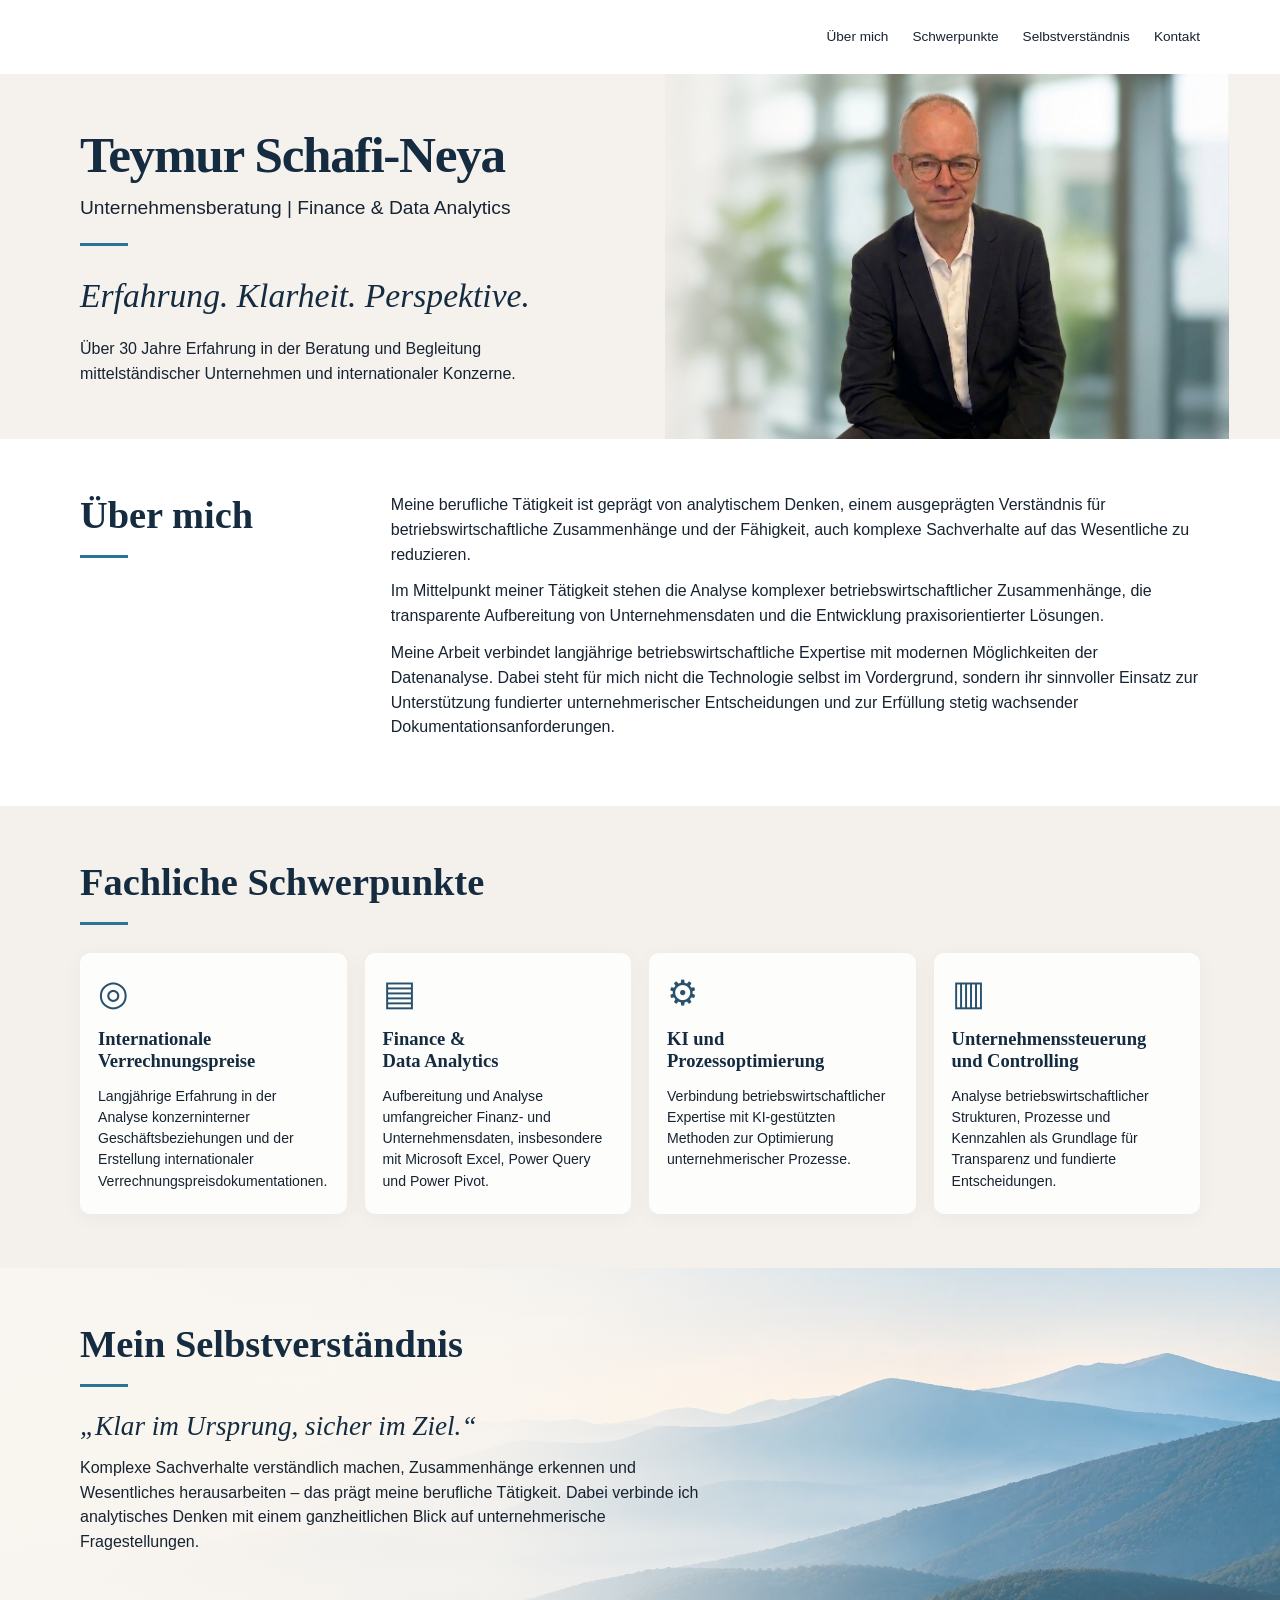
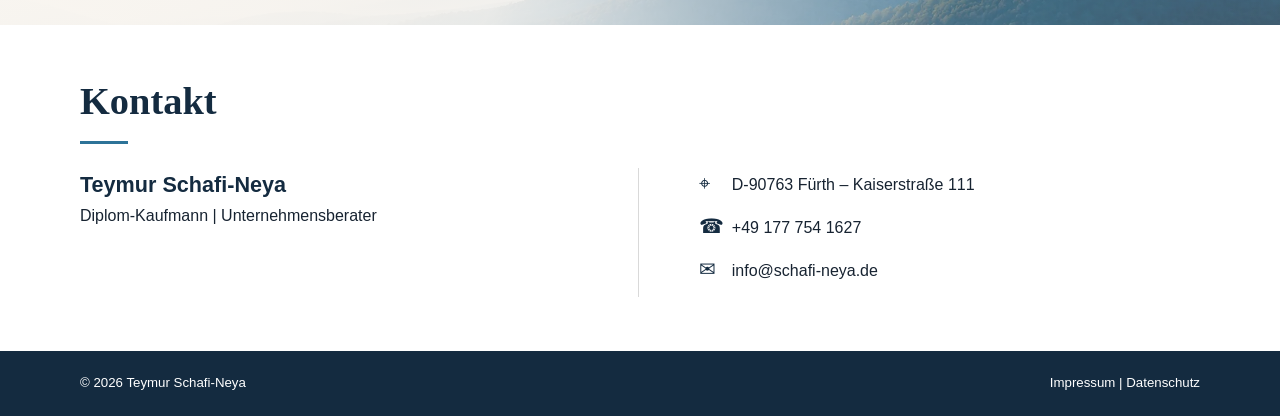
<file: index.html>
<!doctype html>
<html lang="de">
<head>
  <meta charset="utf-8">
  <meta name="viewport" content="width=device-width, initial-scale=1">
  <meta name="description" content="Teymur Schafi-Neya – Unternehmensberatung mit über 30 Jahren Erfahrung. Internationale Verrechnungspreise, Finance & Data Analytics, KI und Prozessoptimierung.">
  <title>Teymur Schafi-Neya | Verrechnungspreise &amp; Data Analytics</title>
  <link rel="canonical" href="https://schafi-neya.de/">
  <script type="application/ld+json">
  {
    "@context": "https://schema.org",
    "@type": "Person",
    "name": "Teymur Schafi-Neya",
    "url": "https://schafi-neya.de/",
    "jobTitle": "Unternehmensberater",
    "knowsAbout": [
      "Internationale Verrechnungspreise",
      "Finance & Data Analytics",
      "KI und Prozessoptimierung",
      "Unternehmenssteuerung und Controlling"
    ]
  }
  </script>
  <link rel="stylesheet" href="css/style.css">
</head>

<body>
  <main>

    <header class="site-header">
        <div class="container header-inner">
            <nav aria-label="Seitennavigation">
                <a href="#ueber-mich">Über mich</a>
                <a href="#schwerpunkte">Schwerpunkte</a>
                <a href="#selbstverstaendnis">Selbstverständnis</a>
                <a href="#kontakt">Kontakt</a>
            </nav>
        </div>
    </header>

    <!-- PORTRÄT UND EINLEITUNG -->
    <section class="hero" id="start" aria-labelledby="hero-title">
      <div class="hero-photo" role="img" aria-label="Porträt von Teymur Schafi-Neya"></div>

      <div class="container hero-inner">
        <div class="hero-copy">
          <h1 id="hero-title">Teymur Schafi-Neya</h1>
          <p class="subtitle">Unternehmensberatung | Finance &amp; Data Analytics</p>
          <div class="rule"></div>
          <p class="hero-motto">Erfahrung. Klarheit. Perspektive.</p>
          <p class="hero-description">
            Über 30 Jahre Erfahrung in der Beratung und Begleitung
            mittelständischer Unternehmen und internationaler Konzerne.
          </p>
        </div>
      </div>
    </section>

    <!-- ÜBER MICH -->
    <section class="section about" id="ueber-mich" aria-labelledby="about-title">
      <div class="container about-grid">
        <div>
          <h2 id="about-title">Über mich</h2>
          <div class="rule"></div>
        </div>

        <div class="prose">
          <p>
            Meine berufliche Tätigkeit ist geprägt von analytischem Denken,
            einem ausgeprägten Verständnis für betriebswirtschaftliche Zusammenhänge
            und der Fähigkeit, auch komplexe Sachverhalte auf das Wesentliche zu reduzieren.
          </p>

          <p>
            Im Mittelpunkt meiner Tätigkeit stehen die Analyse komplexer
            betriebswirtschaftlicher Zusammenhänge, die transparente Aufbereitung
            von Unternehmensdaten und die Entwicklung praxisorientierter Lösungen.
          </p>

          <p>
            Meine Arbeit verbindet langjährige betriebswirtschaftliche Expertise mit
            modernen Möglichkeiten der Datenanalyse. Dabei steht für mich nicht die
            Technologie selbst im Vordergrund, sondern ihr sinnvoller Einsatz zur
            Unterstützung fundierter unternehmerischer Entscheidungen und zur Erfüllung
            stetig wachsender Dokumentationsanforderungen.
          </p>
        </div>
      </div>
    </section>

    <!-- FACHLICHE SCHWERPUNKTE -->
    <section class="section expertise" id="schwerpunkte" aria-labelledby="expertise-title">
      <div class="container">
        <h2 id="expertise-title">Fachliche Schwerpunkte</h2>
        <div class="rule"></div>

        <div class="cards">

          <article class="card">
            <div class="card-icon" aria-hidden="true">◎</div>
            <h3>Internationale<br>Verrechnungspreise</h3>
            <p>
              Langjährige Erfahrung in der Analyse konzerninterner
              Geschäftsbeziehungen und der Erstellung internationaler
              Verrechnungspreisdokumentationen.
            </p>
          </article>

          <article class="card">
            <div class="card-icon" aria-hidden="true">▤</div>
            <h3>Finance &amp;<br>Data Analytics</h3>
            <p>
              Aufbereitung und Analyse umfangreicher Finanz- und
              Unternehmensdaten, insbesondere mit Microsoft Excel,
              Power Query und Power Pivot.
            </p>
          </article>

          <article class="card">
            <div class="card-icon" aria-hidden="true">⚙</div>
            <h3>KI und<br>Prozessoptimierung</h3>
            <p>
              Verbindung betriebswirtschaftlicher Expertise mit
              KI-gestützten Methoden zur Optimierung unternehmerischer Prozesse.
            </p>
          </article>

          <article class="card">
            <div class="card-icon" aria-hidden="true">▥</div>
            <h3>Unternehmenssteuerung<br>und Controlling</h3>
            <p>
              Analyse betriebswirtschaftlicher Strukturen, Prozesse
              und Kennzahlen als Grundlage für Transparenz und
              fundierte Entscheidungen.
            </p>
          </article>

        </div>
      </div>
    </section>

    <!-- SELBSTVERSTÄNDNIS -->
    <section class="section philosophy" id="selbstverstaendnis" aria-labelledby="philosophy-title">
      <div class="container philosophy-inner">
        <h2 id="philosophy-title">Mein Selbstverständnis</h2>
        <div class="rule"></div>

        <p class="quote">„Klar im Ursprung, sicher im Ziel.“</p>

        <p>
          Komplexe Sachverhalte verständlich machen, Zusammenhänge erkennen
          und Wesentliches herausarbeiten – das prägt meine berufliche Tätigkeit.
          Dabei verbinde ich analytisches Denken mit einem ganzheitlichen
          Blick auf unternehmerische Fragestellungen.
        </p>
      </div>
    </section>

    <!-- KONTAKT -->
    <section class="section contact" id="kontakt" aria-labelledby="contact-title">
      <div class="container">
        <h2 id="contact-title">Kontakt</h2>
        <div class="rule"></div>

        <div class="contact-grid">
          <div>
            <h3>Teymur Schafi-Neya</h3>
            <p>Diplom-Kaufmann | Unternehmensberater</p>
          </div>

          <address>
            <p>
              <span aria-hidden="true">⌖</span>
              D-90763 Fürth – Kaiserstraße 111
            </p>
            <p>
              <span aria-hidden="true">☎</span>
              <a href="tel:+491777541627">+49 177 754 1627</a>
            </p>
            <p>
              <span aria-hidden="true">✉</span>
              <a href="mailto:info@schafi-neya.de">info@schafi-neya.de</a>
            </p>
          </address>
        </div>
      </div>
    </section>

  </main>

  <!-- FUSSZEILE -->
  <footer class="site-footer">
    <div class="container footer-inner">
      <span>© 2026 Teymur Schafi-Neya</span>
      <div>
        <a href="impressum.html">Impressum</a>
        <span aria-hidden="true"> | </span>
        <a href="datenschutz.html">Datenschutz</a>
      </div>
    </div>
  </footer>

</body>
</html>
</file>
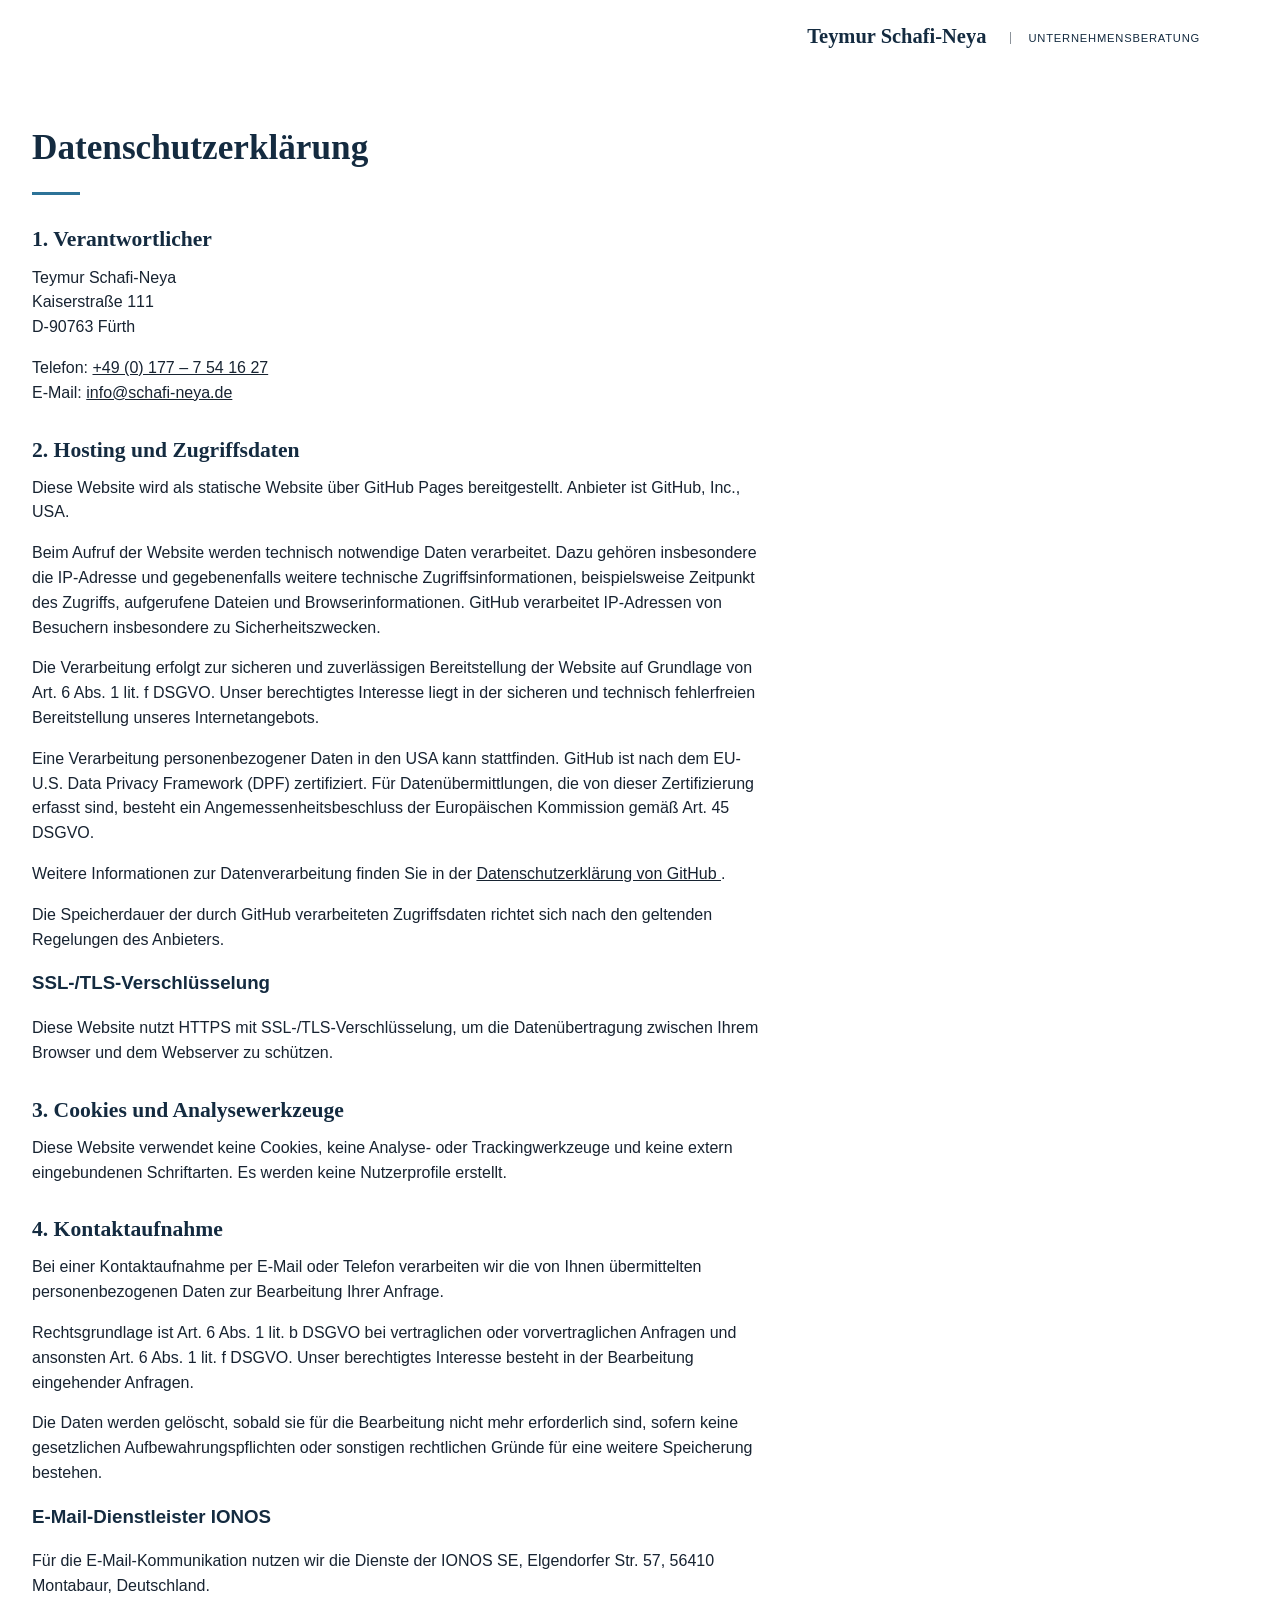
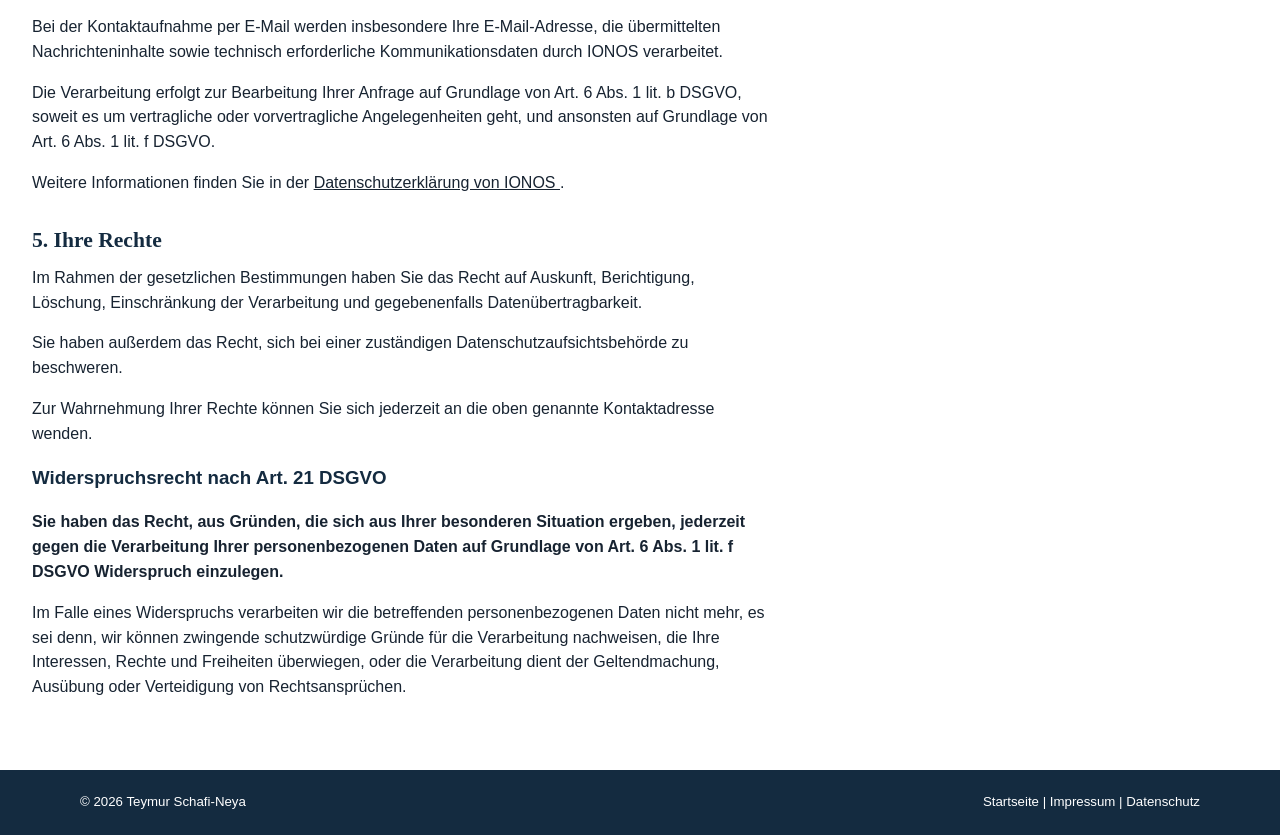
<file: datenschutz.html>
<!doctype html>
<html lang="de">

<head>
    <meta charset="utf-8">
    <meta name="viewport" content="width=device-width, initial-scale=1">

    <title>Datenschutz | Teymur Schafi-Neya</title>

    <link rel="stylesheet" href="css/style.css">
</head>

<body>

    <!-- KOPFZEILE -->
    <header class="site-header">
        <div class="container header-inner">
            <a class="brand" href="index.html">
                Teymur Schafi-Neya
                <span>UNTERNEHMENSBERATUNG</span>
            </a>
        </div>
    </header>

    <main>
        <section class="section legal">
            <div class="container">

                <h1>Datenschutzerklärung</h1>
                <div class="rule"></div>

                <!-- 1. VERANTWORTLICHER -->
                <h2>1. Verantwortlicher</h2>

                <p>
                    Teymur Schafi-Neya<br>
                    Kaiserstraße 111<br>
                    D-90763 Fürth
                </p>

                <p>
                    Telefon:
                    <a href="tel:+491777541627">
                        +49 (0) 177 – 7 54 16 27
                    </a><br>

                    E-Mail:
                    <a href="mailto:info@schafi-neya.de">
                        info@schafi-neya.de
                    </a>
                </p>

                <!-- 2. HOSTING -->
                <h2>2. Hosting und Zugriffsdaten</h2>

                <p>
                    Diese Website wird als statische Website
                    über GitHub Pages bereitgestellt.
                    Anbieter ist GitHub, Inc., USA.
                </p>

                <p>
                    Beim Aufruf der Website werden technisch
                    notwendige Daten verarbeitet. Dazu gehören
                    insbesondere die IP-Adresse und gegebenenfalls
                    weitere technische Zugriffsinformationen,
                    beispielsweise Zeitpunkt des Zugriffs,
                    aufgerufene Dateien und Browserinformationen.
                    GitHub verarbeitet IP-Adressen von Besuchern
                    insbesondere zu Sicherheitszwecken.
                </p>

                <p>
                    Die Verarbeitung erfolgt zur sicheren
                    und zuverlässigen Bereitstellung der Website
                    auf Grundlage von Art. 6 Abs. 1 lit. f DSGVO.
                    Unser berechtigtes Interesse liegt in der
                    sicheren und technisch fehlerfreien
                    Bereitstellung unseres Internetangebots.
                </p>

                <p>
                    Eine Verarbeitung personenbezogener Daten
                    in den USA kann stattfinden.
                    GitHub ist nach dem EU-U.S.
                    Data Privacy Framework (DPF) zertifiziert.
                    Für Datenübermittlungen, die von dieser
                    Zertifizierung erfasst sind, besteht
                    ein Angemessenheitsbeschluss der
                    Europäischen Kommission gemäß Art. 45 DSGVO.
                </p>

                <p>
                    Weitere Informationen zur Datenverarbeitung
                    finden Sie in der
                    <a href="https://docs.github.com/de/site-policy/privacy-policies/github-general-privacy-statement">
                        Datenschutzerklärung von GitHub
                    </a>.
                </p>

                <p>
                    Die Speicherdauer der durch GitHub
                    verarbeiteten Zugriffsdaten richtet sich
                    nach den geltenden Regelungen des Anbieters.
                </p>

                <h3>SSL-/TLS-Verschlüsselung</h3>

                <p>
                    Diese Website nutzt HTTPS mit
                    SSL-/TLS-Verschlüsselung, um die
                    Datenübertragung zwischen Ihrem Browser
                    und dem Webserver zu schützen.
                </p>

                <!-- 3. COOKIES -->
                <h2>3. Cookies und Analysewerkzeuge</h2>

                <p>
                    Diese Website verwendet keine Cookies,
                    keine Analyse- oder Trackingwerkzeuge
                    und keine extern eingebundenen Schriftarten.
                    Es werden keine Nutzerprofile erstellt.
                </p>

                <!-- 4. KONTAKTAUFNAHME -->
                <h2>4. Kontaktaufnahme</h2>

                <p>
                    Bei einer Kontaktaufnahme per E-Mail oder
                    Telefon verarbeiten wir die von Ihnen
                    übermittelten personenbezogenen Daten
                    zur Bearbeitung Ihrer Anfrage.
                </p>

                <p>
                    Rechtsgrundlage ist Art. 6 Abs. 1 lit. b DSGVO
                    bei vertraglichen oder vorvertraglichen
                    Anfragen und ansonsten Art. 6 Abs. 1 lit. f
                    DSGVO. Unser berechtigtes Interesse besteht
                    in der Bearbeitung eingehender Anfragen.
                </p>

                <p>
                    Die Daten werden gelöscht, sobald sie
                    für die Bearbeitung nicht mehr erforderlich
                    sind, sofern keine gesetzlichen
                    Aufbewahrungspflichten oder sonstigen
                    rechtlichen Gründe für eine weitere
                    Speicherung bestehen.
                </p>

                <!-- E-MAIL-DIENSTLEISTER -->
                <h3>E-Mail-Dienstleister IONOS</h3>

                <p>
                    Für die E-Mail-Kommunikation nutzen wir
                    die Dienste der IONOS SE,
                    Elgendorfer Str. 57,
                    56410 Montabaur, Deutschland.
                </p>

                <p>
                    Bei der Kontaktaufnahme per E-Mail
                    werden insbesondere Ihre E-Mail-Adresse,
                    die übermittelten Nachrichteninhalte
                    sowie technisch erforderliche
                    Kommunikationsdaten durch IONOS verarbeitet.
                </p>

                <p>
                    Die Verarbeitung erfolgt zur Bearbeitung
                    Ihrer Anfrage auf Grundlage von
                    Art. 6 Abs. 1 lit. b DSGVO,
                    soweit es um vertragliche oder
                    vorvertragliche Angelegenheiten geht,
                    und ansonsten auf Grundlage von
                    Art. 6 Abs. 1 lit. f DSGVO.
                </p>

                <p>
                    Weitere Informationen finden Sie in der
                    <a href="https://www.ionos.de/terms-gtc/terms-privacy">
                        Datenschutzerklärung von IONOS
                    </a>.
                </p>

                <!-- 5. BETROFFENENRECHTE -->
                <h2>5. Ihre Rechte</h2>

                <p>
                    Im Rahmen der gesetzlichen Bestimmungen
                    haben Sie das Recht auf Auskunft,
                    Berichtigung, Löschung, Einschränkung
                    der Verarbeitung und gegebenenfalls
                    Datenübertragbarkeit.
                </p>

                <p>
                    Sie haben außerdem das Recht,
                    sich bei einer zuständigen
                    Datenschutzaufsichtsbehörde
                    zu beschweren.
                </p>

                <p>
                    Zur Wahrnehmung Ihrer Rechte können
                    Sie sich jederzeit an die oben
                    genannte Kontaktadresse wenden.
                </p>

                <!-- WIDERSPRUCHSRECHT -->
                <h3>Widerspruchsrecht nach Art. 21 DSGVO</h3>

                <p>
                    <strong>
                        Sie haben das Recht, aus Gründen,
                        die sich aus Ihrer besonderen Situation
                        ergeben, jederzeit gegen die Verarbeitung
                        Ihrer personenbezogenen Daten auf Grundlage
                        von Art. 6 Abs. 1 lit. f DSGVO
                        Widerspruch einzulegen.
                    </strong>
                </p>

                <p>
                    Im Falle eines Widerspruchs verarbeiten
                    wir die betreffenden personenbezogenen
                    Daten nicht mehr, es sei denn, wir können
                    zwingende schutzwürdige Gründe für die
                    Verarbeitung nachweisen, die Ihre Interessen,
                    Rechte und Freiheiten überwiegen, oder die
                    Verarbeitung dient der Geltendmachung,
                    Ausübung oder Verteidigung von
                    Rechtsansprüchen.
                </p>

            </div>
        </section>
    </main>

    <!-- FUSSZEILE -->
    <footer class="site-footer">
        <div class="container footer-inner">

            <span>© 2026 Teymur Schafi-Neya</span>

            <div>
                <a href="index.html">Startseite</a>
                <span aria-hidden="true"> | </span>

                <a href="impressum.html">Impressum</a>
                <span aria-hidden="true"> | </span>

                <a href="datenschutz.html">Datenschutz</a>
            </div>

        </div>
    </footer>

</body>
</html>
</file>
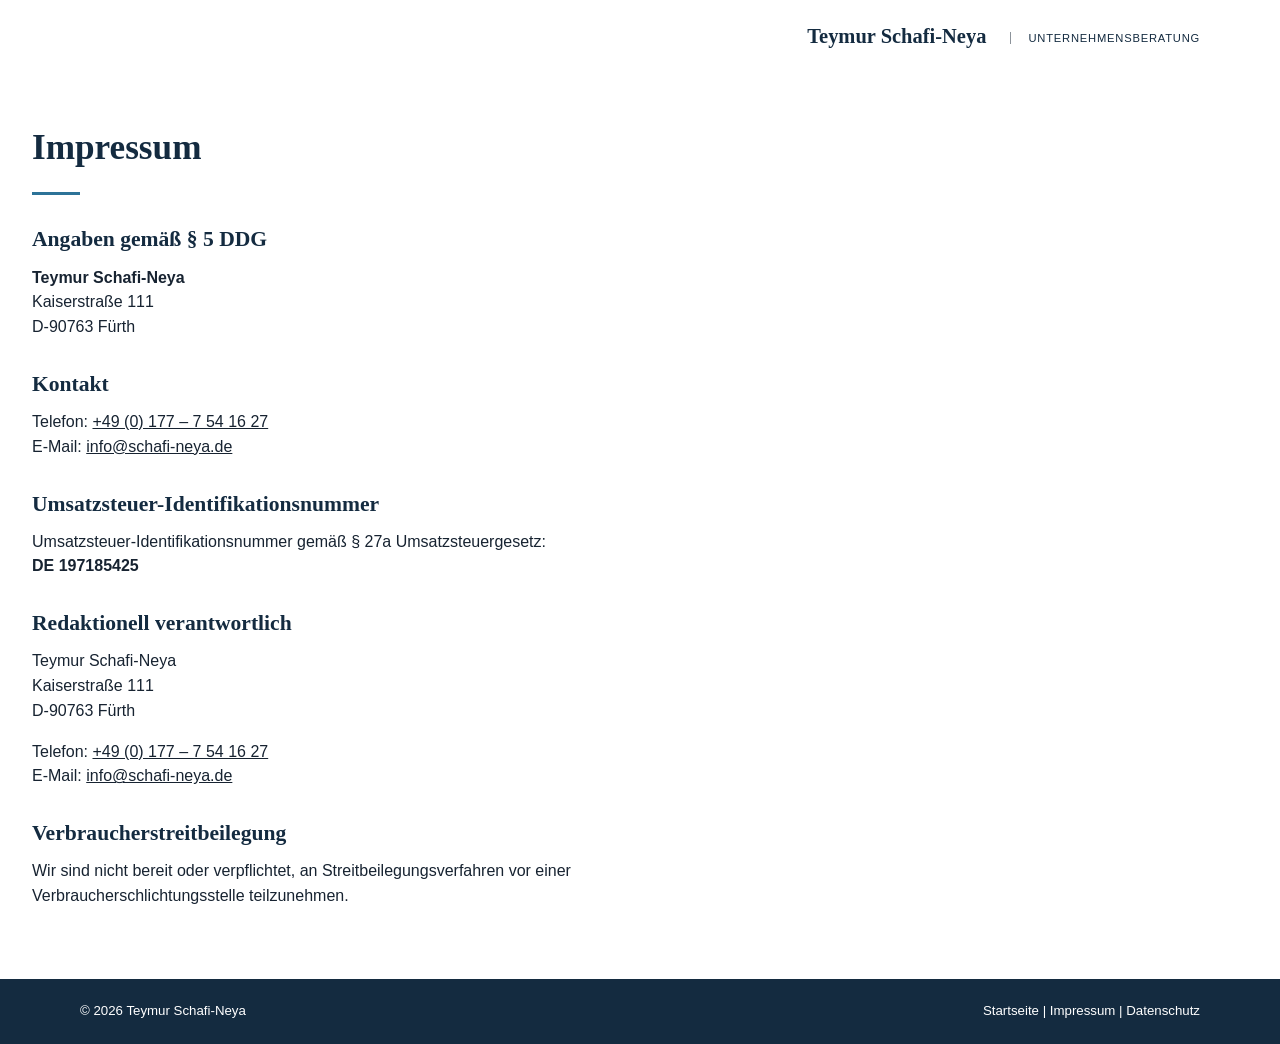
<file: impressum.html>
<!doctype html>
<html lang="de">

<head>
    <meta charset="utf-8">
    <meta name="viewport" content="width=device-width, initial-scale=1">

    <title>Impressum | Teymur Schafi-Neya</title>

    <meta name="robots" content="index, follow">

    <link rel="stylesheet" href="css/style.css">
</head>

<body>

    <!-- KOPFZEILE -->
    <header class="site-header">
        <div class="container header-inner">
            <a class="brand" href="index.html">
                Teymur Schafi-Neya
                <span>UNTERNEHMENSBERATUNG</span>
            </a>
        </div>
    </header>

    <main>

        <!-- IMPRESSUM -->
        <section class="section legal">
            <div class="container">

                <h1>Impressum</h1>
                <div class="rule"></div>

                <!-- ANBIETER -->
                <h2>Angaben gemäß § 5 DDG</h2>

                <p>
                    <strong>Teymur Schafi-Neya</strong><br>
                    Kaiserstraße 111<br>
                    D-90763 Fürth
                </p>

                <!-- KONTAKT -->
                <h2>Kontakt</h2>

                <p>
                    Telefon:
                    <a href="tel:+491777541627">
                        +49 (0) 177 – 7 54 16 27
                    </a>
                    <br>

                    E-Mail:
                    <a href="mailto:info@schafi-neya.de">
                        info@schafi-neya.de
                    </a>
                </p>

                <!-- UMSATZSTEUER -->
                <h2>Umsatzsteuer-Identifikationsnummer</h2>

                <p>
                    Umsatzsteuer-Identifikationsnummer
                    gemäß § 27a Umsatzsteuergesetz:
                    <br>
                    <strong>DE 197185425</strong>
                </p>

                <!-- REDAKTIONELLE VERANTWORTUNG -->
                <h2>Redaktionell verantwortlich</h2>

                <p>
                    Teymur Schafi-Neya<br>
                    Kaiserstraße 111<br>
                    D-90763 Fürth
                </p>

                <p>
                    Telefon:
                    <a href="tel:+491777541627">
                        +49 (0) 177 – 7 54 16 27
                    </a>
                    <br>

                    E-Mail:
                    <a href="mailto:info@schafi-neya.de">
                        info@schafi-neya.de
                    </a>
                </p>

                <!-- VERBRAUCHERSTREITBEILEGUNG -->
                <h2>Verbraucherstreitbeilegung</h2>

                <p>
                    Wir sind nicht bereit oder verpflichtet,
                    an Streitbeilegungsverfahren vor einer
                    Verbraucherschlichtungsstelle teilzunehmen.
                </p>

            </div>
        </section>

    </main>

    <!-- FUSSZEILE -->
    <footer class="site-footer">
        <div class="container footer-inner">

            <span>© 2026 Teymur Schafi-Neya</span>

            <div>
                <a href="index.html">Startseite</a>
                <span aria-hidden="true"> | </span>

                <a href="impressum.html">Impressum</a>
                <span aria-hidden="true"> | </span>

                <a href="datenschutz.html">Datenschutz</a>
            </div>

        </div>
    </footer>

</body>
</html>
</file>
<file: css/style.css>
:root {
    --navy:#142b40;
    --ink:#172331;
    --muted:#4b5560;
    --blue:#2d7398;
    --warm:#f4f0eb;
    --max:1120px
}
* {
    box-sizing:border-box
}
html {
    scroll-behavior:smooth
}
body {
    margin:0;
    color:var(--ink);
    font-family:Arial,Helvetica,sans-serif;
    font-size:16px;
    line-height:1.55
}
h1,h2,h3,p {
    margin-top:0
}
h1,h2,h3 {
    color:var(--navy)
}
h1,h2 {
    font-family:Georgia,'Times New Roman',serif;
    line-height:1.15
}
h2 {
    font-size:clamp(1.8rem,3vw,2.5rem);
    margin-bottom:16px
}
a {
    color:inherit
}
a:hover {
    color:var(--blue)
}
.container {
    width:min(var(--max),calc(100% - 64px));
    margin:auto
}
.site-header {
    background:#fff;
    position:relative;
    z-index:5
}
.header-inner {
    min-height:74px;
    display:flex;
    justify-content:space-between;
    align-items:center;
    gap:28px
}
.brand {
    text-decoration:none;
    font-family:Georgia,serif;
    font-weight:bold;
    font-size:1.28rem;
    color:var(--navy);
    white-space:nowrap
}
.brand span {
    font:normal .7rem Arial,sans-serif;
    letter-spacing:.07em;
    border-left:1px solid #8c939a;
    margin-left:18px;
    padding-left:18px;
    vertical-align:middle
}
.site-header nav {
    display:flex;
    gap:24px;
    flex-wrap:wrap
}
.site-header nav a {
    text-decoration:none;
    font-size:.85rem
}
.hero {
    position:relative;
    overflow:hidden;
    background:#f5f2ee;
    min-height:365px
}
.hero-photo {
    position:absolute;
    right:0;
    top:0;
    bottom:0;
    width:52%;
    background-image:url('../images/portrait.webp');
    background-repeat:no-repeat;
    background-position:center 40%;
    background-size:auto 105%
}
.hero:after {
    content:"";
    position:absolute;
    inset:0;
    background:linear-gradient(90deg,#f5f2ee 0%,#f5f2ee 40%,rgba(245,242,238,.88) 48%,transparent 66%);
    pointer-events:none
}
.hero-inner {
    position:relative;
    z-index:1;
    min-height:365px;
    display:flex;
    align-items:center
}
.hero-copy {
    max-width:610px;
    padding:40px 0
}
.hero h1 {
    font-size:clamp(2.3rem,4.5vw,3.7rem);
    margin-bottom:8px
}
.subtitle {
    font-size:1.2rem;
    margin-bottom:20px
}
.rule {
    width:48px;
    height:3px;
    background:var(--blue);
    margin:18px 0 24px
}
.hero-motto {
    font-family:Georgia,serif;
    font-style:italic;
    font-size:clamp(1.5rem,2.7vw,2.1rem);
    color:var(--navy);
    margin-bottom:15px
}
.hero-description {
    max-width:480px;
    margin:0
}
.section {
    padding:54px 0;
    scroll-margin-top:20px
}
.about-grid {
    display:grid;
    grid-template-columns:24% 1fr;
    gap:42px
}
.prose p {
    margin-bottom:12px
}
.expertise {
    background:var(--warm)
}
.cards {
    display:grid;
    grid-template-columns:repeat(4,minmax(0,1fr));
    gap:18px;
    margin-top:28px
}
.card {
    background:rgba(255,255,255,.86);
    border-radius:10px;
    padding:22px 18px;
    box-shadow:0 4px 22px rgba(30,45,60,.04)
}
.card-icon {
    font-size:2.2rem;
    line-height:1;
    color:#28516e;
    margin-bottom:17px
}
.card h3 {
    font-family:Georgia,serif;
    font-size:1.16rem;
    line-height:1.2;
    margin-bottom:14px
}
.card p {
    font-size:.88rem;
    line-height:1.5;
    margin-bottom:0
}
.philosophy {
    background:#e8edf0 url('../images/mountains.webp') center 55%/cover no-repeat;
    position:relative
}
.philosophy:before {
    content:"";
    position:absolute;
    inset:0;
    background:linear-gradient(90deg,rgba(249,246,241,.96) 0%,rgba(249,246,241,.88) 38%,rgba(249,246,241,.25) 75%)
}
.philosophy-inner {
    position:relative;
    max-width:1120px
}
.philosophy-inner>p {
    max-width:620px
}
.quote {
    font:italic 1.7rem Georgia,serif;
    color:var(--navy);
    margin-bottom:14px
}
.contact-grid {
    display:grid;
    grid-template-columns:1fr 1.15fr;
    gap:70px;
    align-items:start
}
.contact-grid h3 {
    font-size:1.35rem;
    margin-bottom:2px
}
.contact-grid p {
    margin-bottom:12px
}
.contact-grid address {
    font-style:normal;
    border-left:1px solid #d9d9d9;
    padding-left:60px
}
.contact-grid address span {
    display:inline-block;
    width:28px;
    color:var(--navy);
    font-size:1.25rem
}
.contact-grid a {
    text-decoration:none
}
.site-footer {
    background:var(--navy);
    color:#fff;
    font-size:.83rem;
    padding:22px 0
}
.footer-inner {
    display:flex;
    justify-content:space-between;
    gap:20px
}
.footer-inner a {
    text-decoration:none
}
.footer-inner a:hover {
    color:#c9ddea
}
.legal {
    max-width:800px;
    min-height:55vh
}
.legal p {
    margin-bottom:16px
}
.notice {
    padding:16px;
    background:#fff1d8;
    border-left:4px solid #ba7e2b;
    margin-bottom:24px
}
@media(max-width:980px) {
    .header-inner {
        flex-direction:column;
        align-items:flex-start;
        padding:18px 0;
        gap:10px
    }
    .cards {
        grid-template-columns:repeat(2,minmax(0,1fr))
    }
    .hero-photo {
        width:55%
    }
    .hero:after {
        background:linear-gradient(90deg,#f5f2ee 0%,#f5f2ee 35%,rgba(245,242,238,.8) 55%,transparent 82%)
    }
}
@media(max-width:650px) {
    .container {
        width:calc(100% - 36px)
    }
    .brand {
        font-size:1.08rem
    }
    .brand span {
        display:block;
        border:0;
        margin:4px 0 0;
        padding:0;
        font-size:.65rem
    }
    .site-header nav {
        gap:10px 16px
    }
    .site-header nav a {
        font-size:.78rem
    }
    .hero {
        padding-top:265px
    }
    .hero-photo {
        width:100%;
        height:285px;
        bottom:auto;
        background-position:center top
    }
    .hero:after {
        background:linear-gradient(0deg,#f5f2ee 0%,transparent 20%);
        height:285px;
        bottom:auto
    }
    .hero-inner {
        min-height:auto
    }
    .hero-copy {
        padding:25px 0 40px
    }
    .hero h1 {
        font-size:2.4rem
    }
    .section {
        padding:40px 0
    }
    .about-grid,.contact-grid {
        grid-template-columns:1fr;
        gap:14px
    }
    .cards {
        grid-template-columns:1fr
    }
    .card {
        padding:22px
    }
    .philosophy:before {
        background:rgba(249,246,241,.82)
    }
    .contact-grid address {
        border-left:0;
        padding-left:0
    }
    .footer-inner {
        flex-direction:column;
        gap:8px
    }
}
/* Anpassungen November 2026 */
.header-inner {
    justify-content:flex-start
}
.hero-copy {
    max-width:690px;
    width:62%
}
.hero h1 {
    font-size:clamp(2.05rem,4vw,3.25rem);
    white-space:nowrap;
    letter-spacing:-.025em
}
@media(max-width:1050px) and (min-width:651px) {
    .hero-copy {
        width:65%
    }
    .hero h1 {
        font-size:clamp(1.8rem,3.8vw,2.8rem)
    }
}
@media(max-width:650px) {
    .hero-copy {
        width:100%
    }
    .hero h1 {
        white-space:normal;
        font-size:clamp(2rem,8vw,2.4rem)
    }
}

/* Navigation rechtsbündig */
.header-inner {
    justify-content: flex-end;
}

.site-header nav {
    margin-left: auto;
    justify-content: flex-end;
}


/* Überschriften auf rechtlichen Seiten */

.legal h1 {
    font-size: 2.2rem;
    margin-bottom: 24px;
}

.legal h2 {
    font-size: 1.35rem;
    line-height: 1.3;
    margin-top: 30px;
    margin-bottom: 12px;
}

/* Navigationsleiste beim Scrollen fixieren */

.site-header {
    position: sticky;
    top: 0;
    z-index: 1000;
    background: #fff;
}
</file>
